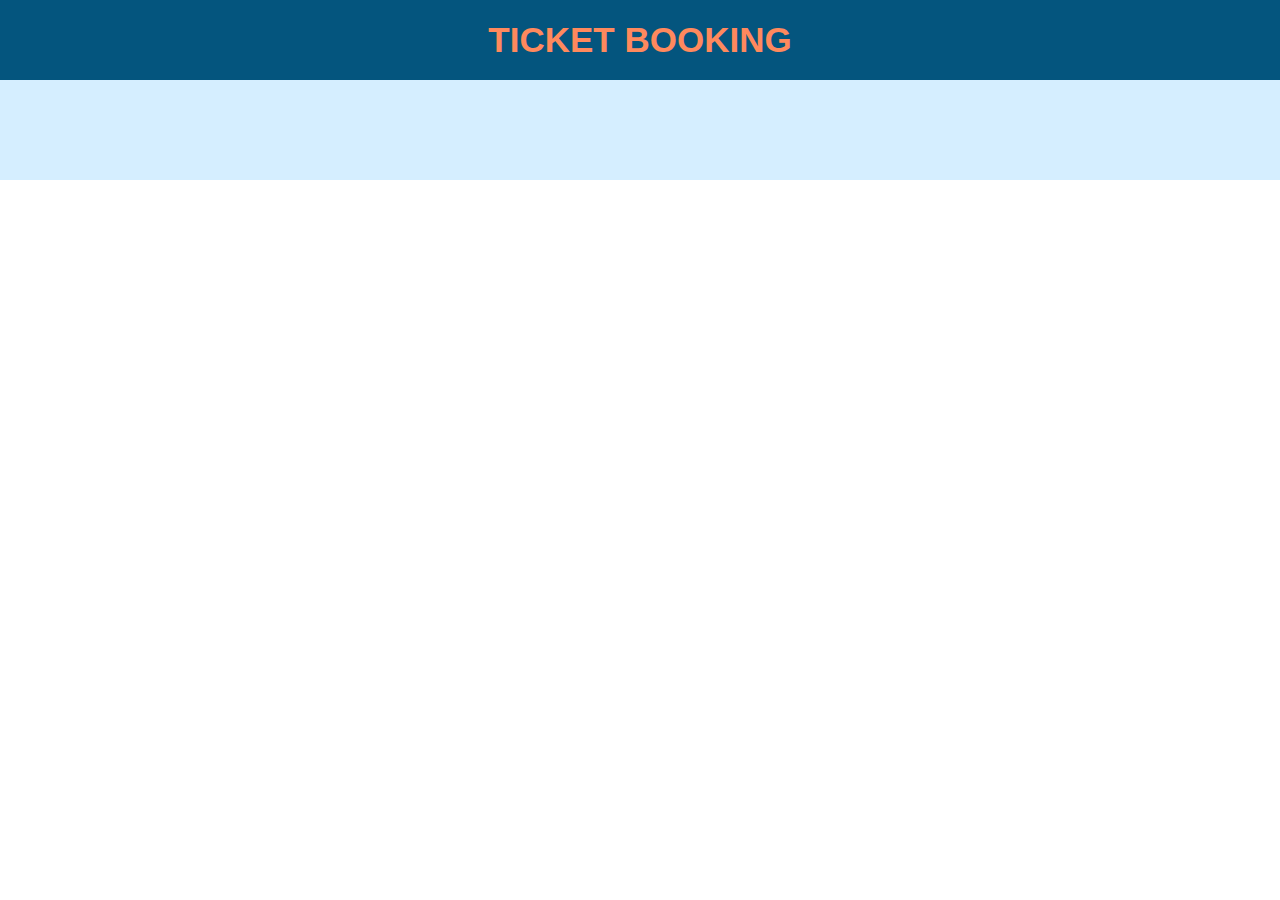
<file: f-t3/index.html>
<!DOCTYPE html>
<html lang="en">
<head>
    <meta charset="UTF-8">
    <meta name="viewport" content="width=device-width, initial-scale=1.0">
    <title>Document</title>
    <link rel="stylesheet" href="style.css">
</head>
<body>
    <nav>
        <h1>TICKET BOOKING</h1>
    </nav>
    <main>
    </main>
    <script src="script.js"></script>
</body>
</html>
</file>
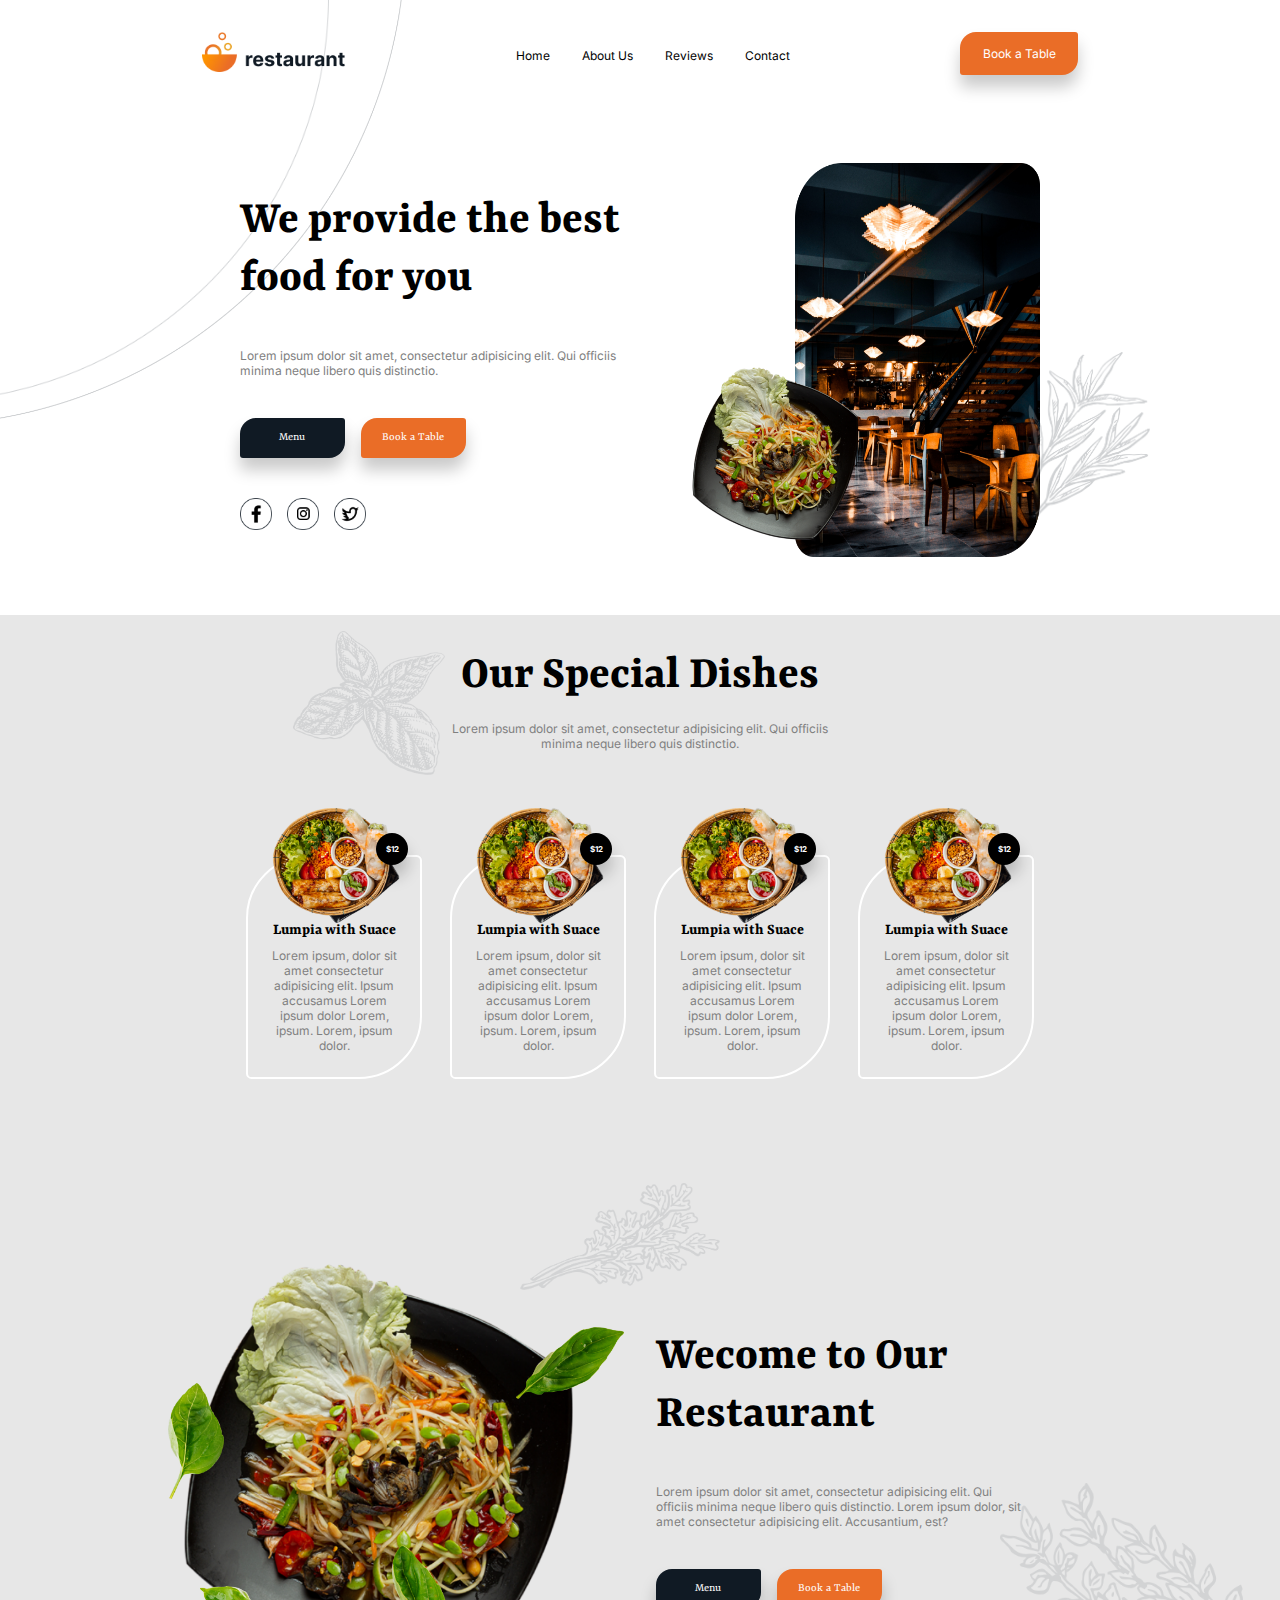
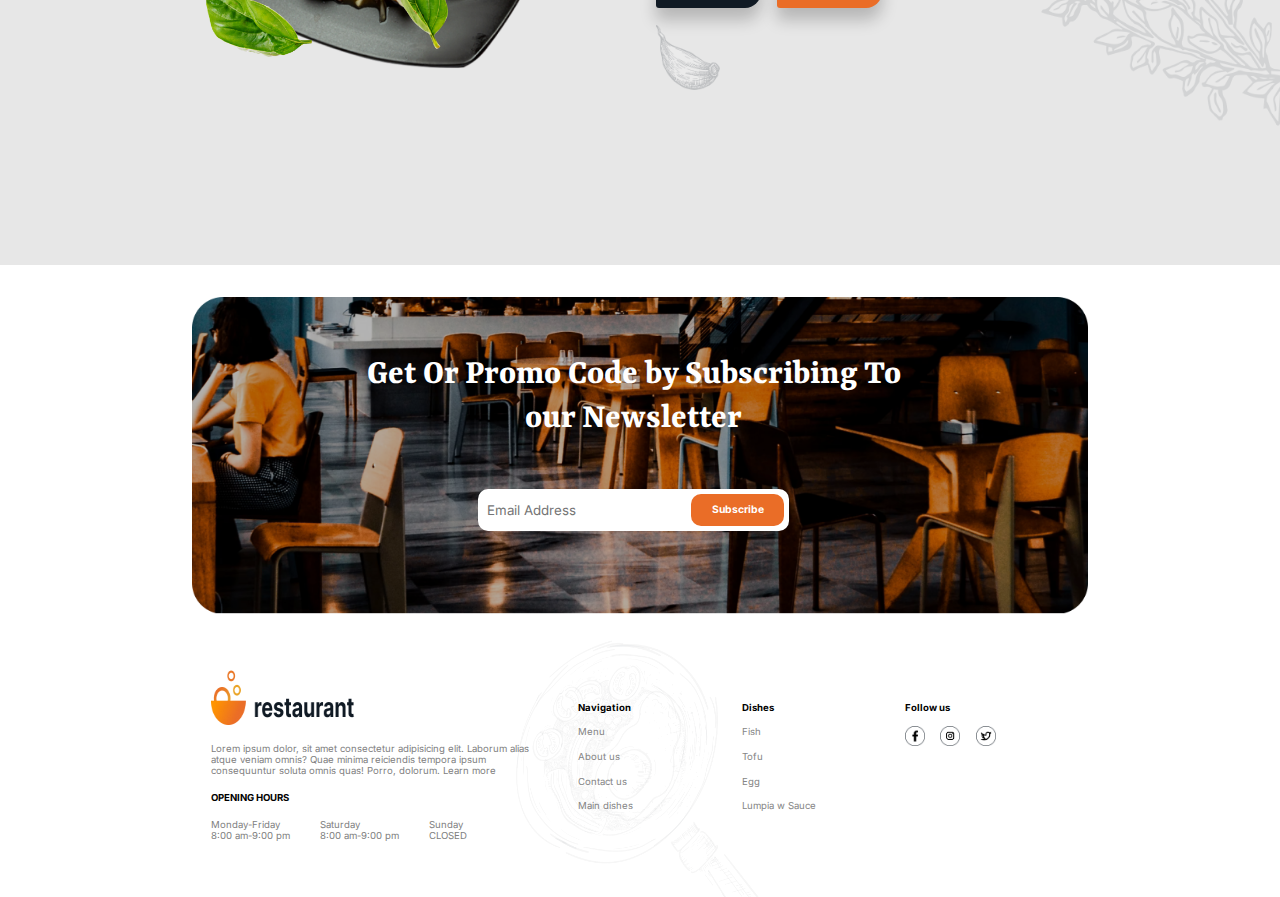
<file: f-t1/code/index.html>
<!DOCTYPE html>
<html lang="en">
  <head>
    <meta charset="UTF-8" />
    <meta name="viewport" content="width=device-width, initial-scale=1.0" />
    <title>Document</title>
    <link rel="preconnect" href="https://fonts.googleapis.com" />
    <link rel="preconnect" href="https://fonts.gstatic.com" crossorigin />
    <link
      href="https://fonts.googleapis.com/css2?family=Inter:wght@100..900&display=swap"
      rel="stylesheet"
    />
    <link rel="preconnect" href="https://fonts.googleapis.com" />
    <link rel="preconnect" href="https://fonts.gstatic.com" crossorigin />
    <link
      href="https://fonts.googleapis.com/css2?family=Yrsa:ital,wght@0,300..700;1,300..700&display=swap"
      rel="stylesheet"
    />
    <link rel="stylesheet" href="style.css" />
  </head>

  <body>
    <img class="e e1" src="ellipse1.png" alt="" />
    <img class="e e2" src="ellipse1.png" alt="" />
    <header>
      <div>
        <img class="logo" src="logo.png" />
      </div>
      <div class="list">
        <ul id="sidebar">
          <li onclick="hideSidebar()">
            <a href="#"
              ><svg
                xmlns="http://www.w3.org/2000/svg"
                height="26"
                viewBox="0 96 960 960"
                width="26"
              >
                <path
                  d="m249 849-42-42 231-231-231-231 42-42 231 231 231-231 42 42-231 231 231 231-42 42-231-231-231 231Z"
                /></svg></a>
          </li>

          <li><a href="index.html">Home</a></li>
          <li><a href="About.html">About Us</a></li>
          <li><a href="Reviews.html">Reviews</a></li>
          <li><a href="Contact.html">Contact</a></li>
        </ul>
        <ul>
          <li class="hideonmobile"><a href="index.html">Home</a></li>
          <li class="hideonmobile"><a href="About.html">About Us</a></li>
          <li class="hideonmobile"><a href="Reviews.html">Reviews</a></li>
          <li class="hideonmobile"><a href="Contact.html">Contact</a></li>
        </ul>
      </div>

      <div class="div flex">
        <button class="btn orange">Book a Table</button>
        <svg class="menu-button" style="padding-top:1rem;"
          onclick="showSidebar()"
          xmlns="http://www.w3.org/2000/svg"
          width="2.5rem"
          height="2.5rem"
          viewBox="0 0 8 8"
        >
          <path
            fill="currentColor"
            d="M0 1v1h8V1zm0 2.97v1h8v-1zm0 3v1h8v-1z"
          />
        </svg>
      </div>
    </header>

    <div class="flex page1">
      <div class="weprovide flex">
        <h1 class="yrsa">We provide the best food for you</h1>
        <p class="greylorem">
          Lorem ipsum dolor sit amet, consectetur adipisicing elit. Qui officiis
          minima neque libero quis distinctio.
        </p>
        <div class="buttons flex">
          <button class="btn blue yrsa small_btn">Menu</button>
          <button class="btn orange yrsa small_btn">Book a Table</button>
        </div>
        <div class="icons flex">
          <img src="fb.png" alt="" />
          <img src="ig.png" alt="" />
          <img src="twitter.png" alt="" />
        </div>
      </div>

      <div class="imgs1">
        <img src="img_1.png" alt="" />
        <img src="img_2.png" alt="" />
        <img src="img_3.png" alt="" />
      </div>
    </div>
    <div class="flex page2">
      <h1 class="yrsa"><img src="leaf.png" alt="" />Our Special Dishes</h1>
      <p class="greylorem" style="text-align: center">
        Lorem ipsum dolor sit amet, consectetur adipisicing elit. Qui officiis
        minima neque libero quis distinctio.
      </p>

      <div class="dishes flex">
        <div class="rectangle">
          <div class="img">
            <img src="dish1.png" alt="" />
            <div class="price"><b>$12</b></div>
          </div>
          <div class="text">
            <h2 class="yrsa">Lumpia with Suace</h2>

            <p class="greylorem">
              Lorem ipsum, dolor sit amet consectetur adipisicing elit. Ipsum
              accusamus Lorem ipsum dolor Lorem, ipsum. Lorem, ipsum dolor.
            </p>
          </div>
        </div>
        <div class="rectangle">
          <div class="img">
            <img src="dish1.png" alt="" />
            <div class="price"><b>$12</b></div>
          </div>
          <div class="text">
            <h2 class="yrsa">Lumpia with Suace</h2>

            <p class="greylorem">
              Lorem ipsum, dolor sit amet consectetur adipisicing elit. Ipsum
              accusamus Lorem ipsum dolor Lorem, ipsum. Lorem, ipsum dolor.
            </p>
          </div>
        </div>
        <div class="rectangle">
          <div class="img">
            <img src="dish1.png" alt="" />
            <div class="price"><b>$12</b></div>
          </div>
          <div class="text">
            <h2 class="yrsa">Lumpia with Suace</h2>

            <p class="greylorem">
              Lorem ipsum, dolor sit amet consectetur adipisicing elit. Ipsum
              accusamus Lorem ipsum dolor Lorem, ipsum. Lorem, ipsum dolor.
            </p>
          </div>
        </div>
        <div class="rectangle">
          <div class="img">
            <img src="dish1.png" alt="" />
            <div class="price"><b>$12</b></div>
          </div>
          <div class="text">
            <h2 class="yrsa">Lumpia with Suace</h2>

            <p class="greylorem">
              Lorem ipsum, dolor sit amet consectetur adipisicing elit. Ipsum
              accusamus Lorem ipsum dolor Lorem, ipsum. Lorem, ipsum dolor.
            </p>
          </div>
        </div>
      </div>
      <div class="page3 flex">
        <div class="imgs2">
          <img src="page3_img.png" alt="" />
          <img src="p3leaf-1.png" alt="" />
          <img src="p3leaf-2.png" alt="" />
          <img src="p3leaf-3.png" alt="" />
          <img src="p3leaf-4.png" alt="" />
          <img src="p3leaf-5.png" alt="" />
        </div>

        <div class="weprovide flex">
          <h1 class="yrsa">Wecome to Our Restaurant</h1>
          <p class="greylorem">
            Lorem ipsum dolor sit amet, consectetur adipisicing elit. Qui
            officiis minima neque libero quis distinctio. Lorem ipsum dolor, sit
            amet consectetur adipisicing elit. Accusantium, est?
          </p>
          <div class="buttons flex">
            <button class="btn blue yrsa small_btn">Menu</button>
            <img src="p3-2-img2.png" alt="" />
            <button class="btn orange yrsa small_btn">Book a Table</button>
          </div>
        </div>
      </div>

      <img src="p3-2-img1.png" alt="" />
    </div>
    <div class="flex page4">
      <div class="part1">
        <img src="p4img.png" alt="" />
        <div class="content flex">
          <h1 class="yrsa">
            Get Or Promo Code by Subscribing To our Newsletter
          </h1>
          <div class="signin flex">
            <input type="text" placeholder="Email Address" />
            <button class="orange">Subscribe</button>
          </div>
        </div>
      </div>
      <footer>
        <div class="footer">
          <div class="item1 flex">
            <div>
              <img class="logo" src="logo.png" width="198" height="55" />
            </div>
            <div class="greylorem">
              Lorem ipsum dolor, sit amet consectetur adipisicing elit. Laborum
              alias atque veniam omnis? Quae minima reiciendis tempora ipsum
              consequuntur soluta omnis quas! Porro, dolorum.
              <a class="greylorem">Learn more</a>
            </div>
            <div><b>OPENING HOURS</b></div>
            <div class="item2">
              <div class="line">
                <div class="greylorem">Monday-Friday</div>
                <div class="greylorem">8:00 am-9:00 pm</div>
              </div>
              <div class="line">
                <div class="greylorem">Saturday</div>
                <div class="greylorem">8:00 am-9:00 pm</div>
              </div>
              <div class="line">
                <div class="greylorem">Sunday</div>
                <div class="greylorem">CLOSED</div>
              </div>
            </div>
          </div>
          <div class="item2" id="grid">
            <div class="line line2">
              <h4>Navigation</h4>
              <a href="">Menu</a>
              <a href="">About us</a>
              <a href="">Contact us</a>
              <a href="">Main dishes</a>
            </div>
            <div class="line line2">
              <h4>Dishes</h4>
              <a href="">Fish</a>
              <a href="">Tofu</a>
              <a href="">Egg</a>
              <a href="">Lumpia w Sauce</a>
            </div>
            <div class="line line2">
              <h4>Follow us</h4>
              <div class="icons flex">
                <img class="icon_last" src="fb.png" alt="" />
                <img class="icon_last" src="ig.png" alt="" />
                <img class="icon_last" src="twitter.png" alt="" />
              </div>
            </div>
          </div>
        </div>
        <img src="pan.png" alt="" />
      </footer>
    </div>
    <script>
      function showSidebar() {
        const sidebar = document.querySelector("#sidebar");
        sidebar.style.display = "flex";
      }
      function hideSidebar() {
        const sidebar = document.querySelector("#sidebar");
        sidebar.style.display = "none";
      }
    </script>
  </body>
</html>
</file>
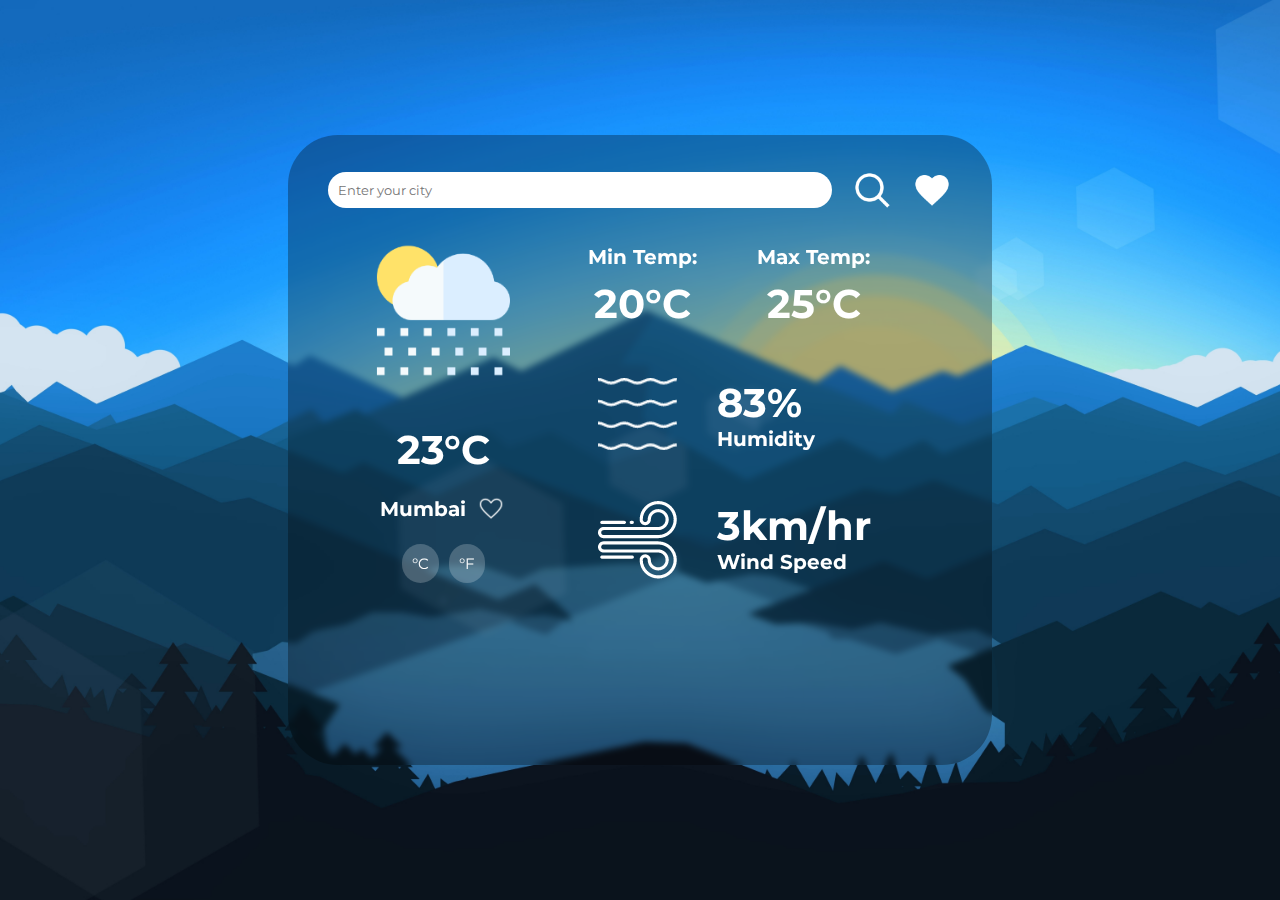
<file: f-t2/code/index.html>
<!DOCTYPE html>
<html lang="en">
  <head>
    <meta charset="UTF-8" />
    <meta name="viewport" content="width=device-width, initial-scale=1.0" />
    <title>Document</title>
    <link rel="preconnect" href="https://fonts.googleapis.com" />
    <link rel="preconnect" href="https://fonts.gstatic.com" crossorigin />
    <link
      href="https://fonts.googleapis.com/css2?family=Montserrat:ital,wght@0,100..900;1,100..900&display=swap"
      rel="stylesheet"
    />
    <link rel="stylesheet" href="style.css" />
  </head>

  <body>
    <div class="card">
      <header>
        <input
          class="header__searchbar"
          type="text"
          placeholder="Enter your city"
        />
        <img class="header__search" src="search.png" alt="" />
        <img class="header__fav" src="fav.png" alt="" />
      </header>
      <main>
        <div class="main__temp">
          <img src="rain.png" alt="" class="main__img" />
          <h1 class="main__temperature">23°C</h1>
          <div style="display: flex; gap: 1rem;align-items: center;">
            <h2 class="main__city">Mumbai</h2>
            <img class="favourite" src="favourite.png" alt="">
          </div>
          
          <div class="main__buttons">
            <button class="main__celc">°C</button>
            <button class="main__ferh">°F</button>
          </div>
        </div>
        <div class="main__weather">
          <div class="main__minmax">
            <div>
              <h2 >Min Temp:</h2>
              <h1 class="min">20°C</h1>
            </div>
            <div>
                <h2 >Max Temp:</h2>
                <h1 class="max">25°C</h1>
              </div>
          </div>
          <div class="main__box">
            <img src="humidity.png" alt="" class="img">
            <div class="flex">
              <h1 class="humid">83%</h1>
              <h2>Humidity</h2>
            </div>
          </div>
          <div class="main__box">
            <img src="wind.png" alt="" class="img_wind">
            <div class="flex">
              <h1 class="wind">3km/hr</h1>
              <h2>Wind Speed</h2>
            </div>
          </div>
        </div>
      </main>
      <section>
        <!-- <div class="section__card">
          <h1 class="section__city"></h1>
          <h1 class="section__temp"></h1>
        </div> -->
      </section>
    </div>

    <script src="script.js"></script>
  </body>
</html>
</file>
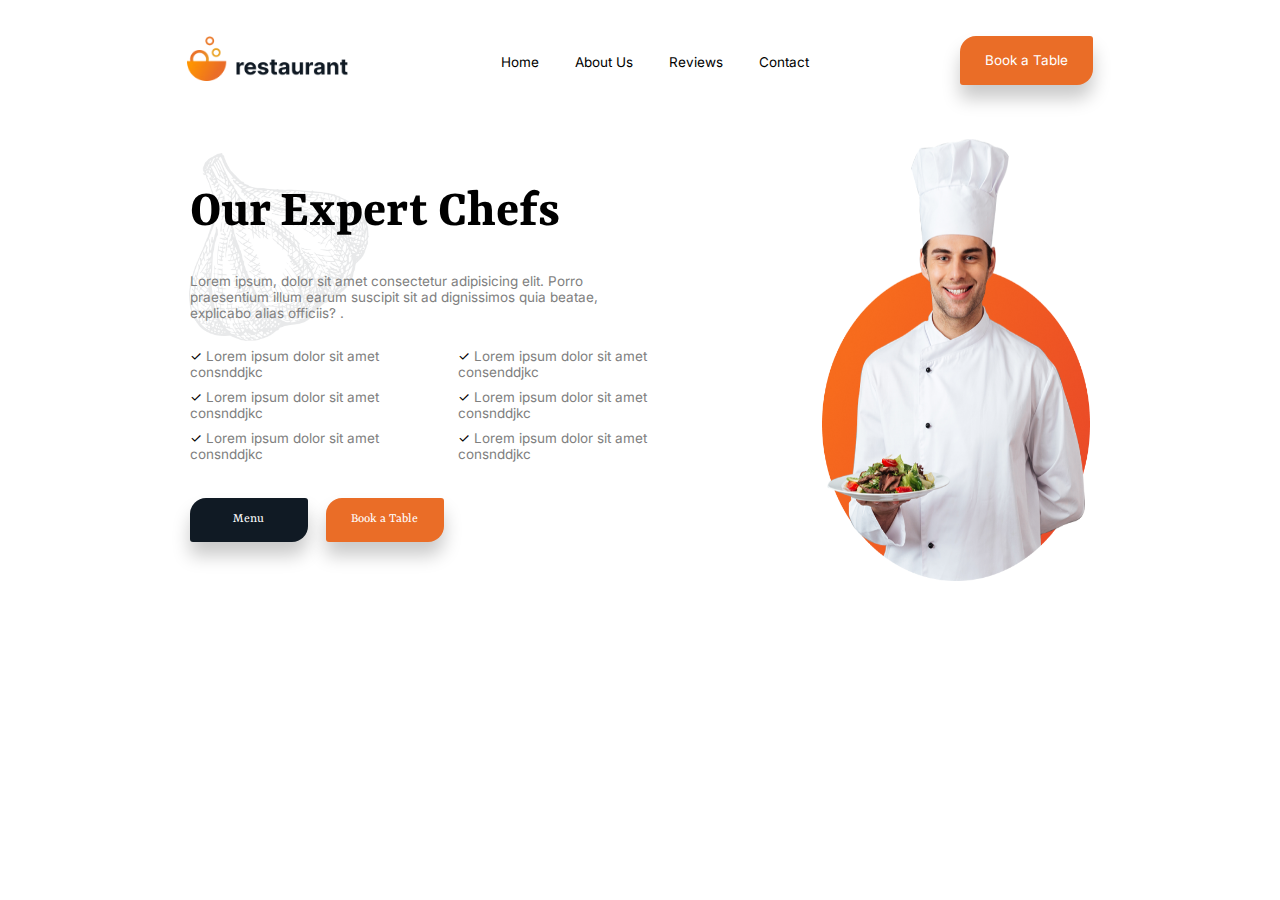
<file: f-t1/code/About.html>
<!DOCTYPE html>
<html lang="en">
  <head>
    <meta charset="UTF-8" />
    <meta name="viewport" content="width=device-width, initial-scale=1.0" />
    <title>Document</title>
    <link rel="stylesheet" href="style.css" />
    <link rel="stylesheet" href="about.css">
    <link rel="preconnect" href="https://fonts.googleapis.com" />
    <link rel="preconnect" href="https://fonts.gstatic.com" crossorigin />
    <link
      href="https://fonts.googleapis.com/css2?family=Inter:wght@100..900&display=swap"
      rel="stylesheet"
    />
    <link rel="preconnect" href="https://fonts.googleapis.com" />
    <link rel="preconnect" href="https://fonts.gstatic.com" crossorigin />
    <link
      href="https://fonts.googleapis.com/css2?family=Yrsa:ital,wght@0,300..700;1,300..700&display=swap"
      rel="stylesheet"
    />
  </head>

  <body>
    <img src="onion.png" alt="">
    <header>
      <div>
        <img class="logo" src="logo.png" />
      </div>
      <div class="list">
        <ul id="sidebar">
          <li onclick="hideSidebar()">
            <a href="#"
              ><svg
                xmlns="http://www.w3.org/2000/svg"
                height="26"
                viewBox="0 96 960 960"
                width="26"
              >
                <path
                  d="m249 849-42-42 231-231-231-231 42-42 231 231 231-231 42 42-231 231 231 231-42 42-231-231-231 231Z"
                /></svg></a>
          </li>

          <li><a href="index.html">Home</a></li>
          <li><a href="About.html">About Us</a></li>
          <li><a href="Reviews.html">Reviews</a></li>
          <li><a href="Contact.html">Contact</a></li>
        </ul>
        <ul>
          <li class="hideonmobile"><a href="index.html">Home</a></li>
          <li class="hideonmobile"><a href="About.html">About Us</a></li>
          <li class="hideonmobile"><a href="Reviews.html">Reviews</a></li>
          <li class="hideonmobile"><a href="Contact.html">Contact</a></li>
        </ul>
      </div>

      <div class="div flex">
        <button class="btn orange">Book a Table</button>
        <svg
          class="menu-button"
          style="padding-top: 1rem"
          onclick="showSidebar()"
          xmlns="http://www.w3.org/2000/svg"
          width="2.5rem"
          height="2.5rem"
          viewBox="0 0 8 8"
        >
          <path
            fill="currentColor"
            d="M0 1v1h8V1zm0 2.97v1h8v-1zm0 3v1h8v-1z"
          />
        </svg>
      </div>
    </header>
    <div class="flex page1 page">
      <div class="weprovide ourexpert flex">
        <h1 class="yrsa">Our Expert Chefs</h1>
        <p class="greylorem">
          Lorem ipsum, dolor sit amet consectetur adipisicing elit. Porro
          praesentium illum earum suscipit sit ad dignissimos quia beatae,
          explicabo alias officiis? .
        </p>
        <div class="flex point">
         <ul>
           <li class="greylorem">Lorem ipsum dolor sit amet consnddjkc</li>
           <li class="greylorem">Lorem ipsum dolor sit amet consnddjkc </li>
           <li class="greylorem">Lorem ipsum dolor sit amet consnddjkc</li>
         </ul>
         <ul>
           <li class="greylorem">Lorem ipsum dolor sit amet consenddjkc</li>
         <li class="greylorem">Lorem ipsum dolor sit amet consnddjkc</li>
         <li class="greylorem">Lorem ipsum dolor sit amet consnddjkc </li>
       </ul>
        </div>

        <div class="buttons flex">
          <button class="btn blue yrsa small_btn">Menu</button>
          <button class="btn orange yrsa small_btn">Book a Table</button>
        </div>
      </div>

      <div class="imgs1">
        <img src="chef.png" alt="">
      </div>
    </div>
    <script>
      function showSidebar() {
        const sidebar = document.querySelector("#sidebar");
        sidebar.style.display = "flex";
      }
      function hideSidebar() {
        const sidebar = document.querySelector("#sidebar");
        sidebar.style.display = "none";
      }
    </script>
  </body>
</html>
</file>
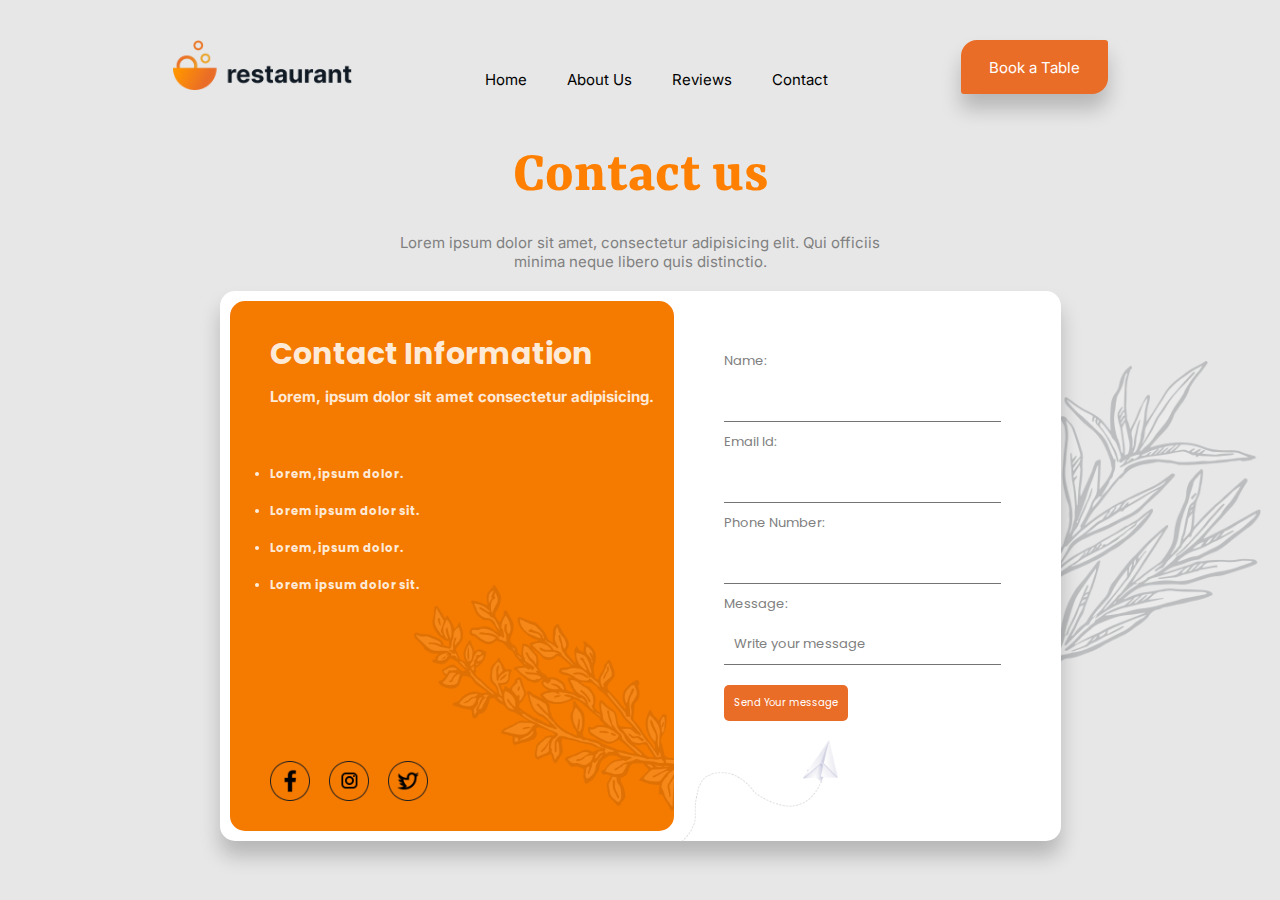
<file: f-t1/code/contact.html>
<!DOCTYPE html>
<html lang="en">

<head>
    <meta charset="UTF-8" />
    <meta name="viewport" content="width=device-width, initial-scale=1.0" />
    <title>Document</title>
    <link rel="preconnect" href="https://fonts.googleapis.com" />
    <link rel="preconnect" href="https://fonts.gstatic.com" crossorigin />
    <link href="https://fonts.googleapis.com/css2?family=Inter:wght@100..900&display=swap" rel="stylesheet" />
    <link rel="preconnect" href="https://fonts.googleapis.com" />
    <link rel="preconnect" href="https://fonts.gstatic.com" crossorigin />
    <link href="https://fonts.googleapis.com/css2?family=Yrsa:ital,wght@0,300..700;1,300..700&display=swap"
        rel="stylesheet" />
        <link rel="preconnect" href="https://fonts.googleapis.com">
<link rel="preconnect" href="https://fonts.gstatic.com" crossorigin>
<link href="https://fonts.googleapis.com/css2?family=Poppins:ital,wght@0,100;0,200;0,300;0,400;0,500;0,600;0,700;0,800;0,900;1,100;1,200;1,300;1,400;1,500;1,600;1,700;1,800;1,900&family=Yrsa:ital,wght@0,300..700;1,300..700&display=swap" rel="stylesheet">
    <link rel="stylesheet" href="style.css" />
    <link rel="stylesheet" href="reviews.css" />
    <link rel="stylesheet" href="contact.css">
</head>

<body>
    <header>
        <div>
            <img class="logo" src="logo.png" />
        </div>
        <div class="list">
            <ul id="sidebar">
                <li onclick="hideSidebar()">
                    <a href="#"><svg xmlns="http://www.w3.org/2000/svg" height="26" viewBox="0 96 960 960" width="26">
                            <path
                                d="m249 849-42-42 231-231-231-231 42-42 231 231 231-231 42 42-231 231 231 231-42 42-231-231-231 231Z" />
                        </svg></a>
                </li>

                <li><a href="index.html">Home</a></li>
                <li><a href="About.html">About Us</a></li>
                <li><a href="Reviews.html">Reviews</a></li>
                <li><a href="Contact.html">Contact</a></li>
            </ul>
            <ul>
                <li class="hideonmobile"><a href="index.html">Home</a></li>
                <li class="hideonmobile"><a href="About.html">About Us</a></li>
                <li class="hideonmobile"><a href="Reviews.html">Reviews</a></li>
                <li class="hideonmobile"><a href="Contact.html">Contact</a></li>
            </ul>
        </div>

        <div class="div flex">
            <button class="btn orange">Book a Table</button>
            <svg class="menu-button" style="padding-top: 1rem" onclick="showSidebar()"
                xmlns="http://www.w3.org/2000/svg" width="2.5rem" height="2.5rem" viewBox="0 0 8 8">
                <path fill="currentColor" d="M0 1v1h8V1zm0 2.97v1h8v-1zm0 3v1h8v-1z" />
            </svg>
        </div>
    </header>
    <div class="flex page">
        <h1 class="yrsa" style="color: rgb(255, 128, 0);">Contact us</h1>
        <p class="greylorem" style="text-align: center">
            Lorem ipsum dolor sit amet, consectetur adipisicing elit. Qui officiis
            minima neque libero quis distinctio.
        </p>
        <div class="main">
            <div class="contact flex">
                <div class="box1 flex">
                    <div class="head">
                        <h1 class="yrsa">Contact Information
                        
                        </h1>
                        <h2 style="padding-bottom: 2rem; padding-top: 1rem;">Lorem, ipsum dolor sit amet consectetur adipisicing.
                        </h2>
                    </div>
                    
                    <ul>
                        <h3><li>Lorem, ipsum dolor.</li></h3>
                        <h3><li>Lorem ipsum dolor sit.</li></h3>
                        <h3><li>Lorem, ipsum dolor.</li></h3>
                        <h3><li>Lorem ipsum dolor sit.</li></h3>
                    </ul>
                    <div class="icons flex">
                        <img class="icon_last" src="fb.png" alt="" />
                        <img class="icon_last" src="ig.png" alt="" />
                        <img class="icon_last" src="twitter.png" alt="" />
                      </div>
                      <img src="p3-2-img1.png" alt="">
                    
                </div>
                <div class="box2">
                    <form action="/action_page.php">
                        <label for="fname">Name:</label><br>
                        <input type="text" id="fname" name="name"><br>
                        <label for="lname">Email Id:</label><br>
                        <input type="email" id="email" name="email" ><br>
                        <label for="email">Phone Number:</label><br>
                        <input type="email"id="pno" name="pno" ><br>
                        <label for="message">Message:</label><br>
                        <input type="text" id="message" name="message" placeholder="Write your message"><br>
                        <input id="submit" class= "orange" type="submit" value="Send Your message" >
                      </form> 
                      <img src="arrow.png" alt="">
            </div>
    
        </div>
        <img id="big_image" src="img_3.png" alt="">
        </div>
        

    <script>
        function showSidebar() {
            const sidebar = document.querySelector("#sidebar");
            sidebar.style.display = "flex";
        }
        function hideSidebar() {
            const sidebar = document.querySelector("#sidebar");
            sidebar.style.display = "none";
        }
    </script>
</body>

</html>
</file>
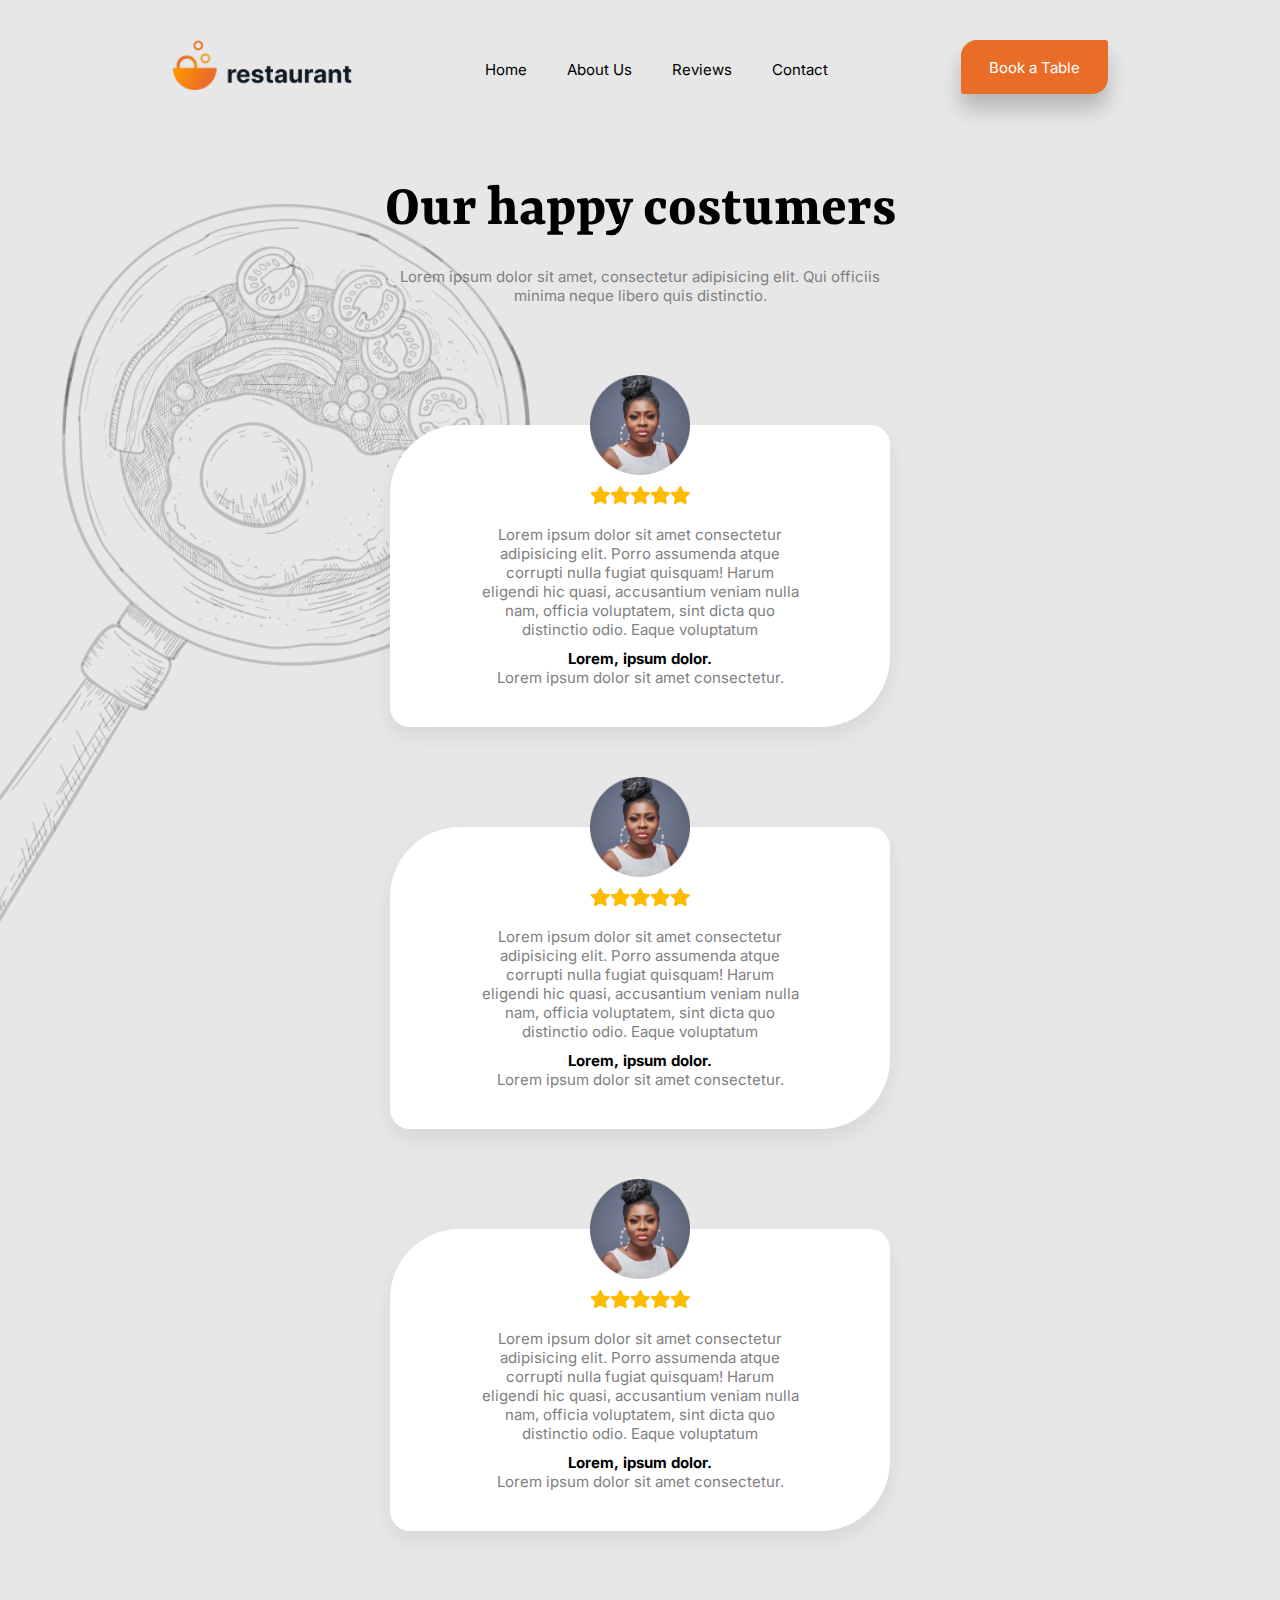
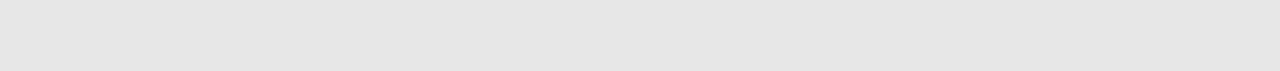
<file: f-t1/code/reviews.html>
<!DOCTYPE html>
<html lang="en">

<head>
    <meta charset="UTF-8" />
    <meta name="viewport" content="width=device-width, initial-scale=1.0" />
    <title>Document</title>
    <link rel="preconnect" href="https://fonts.googleapis.com" />
    <link rel="preconnect" href="https://fonts.gstatic.com" crossorigin />
    <link href="https://fonts.googleapis.com/css2?family=Inter:wght@100..900&display=swap" rel="stylesheet" />
    <link rel="preconnect" href="https://fonts.googleapis.com" />
    <link rel="preconnect" href="https://fonts.gstatic.com" crossorigin />
    <link href="https://fonts.googleapis.com/css2?family=Yrsa:ital,wght@0,300..700;1,300..700&display=swap"
        rel="stylesheet" />
    <link rel="stylesheet" href="style.css" />
    <link rel="stylesheet" href="reviews.css" />
</head>

<body>
    <header>
        <div>
            <img class="logo" src="logo.png" />
        </div>
        <div class="list">
            <ul id="sidebar">
                <li onclick="hideSidebar()">
                    <a href="#"><svg xmlns="http://www.w3.org/2000/svg" height="26" viewBox="0 96 960 960" width="26">
                            <path
                                d="m249 849-42-42 231-231-231-231 42-42 231 231 231-231 42 42-231 231 231 231-42 42-231-231-231 231Z" />
                        </svg></a>
                </li>

                <li><a href="index.html">Home</a></li>
                <li><a href="About.html">About Us</a></li>
                <li><a href="Reviews.html">Reviews</a></li>
                <li><a href="Contact.html">Contact</a></li>
            </ul>
            <ul>
                <li class="hideonmobile"><a href="index.html">Home</a></li>
                <li class="hideonmobile"><a href="About.html">About Us</a></li>
                <li class="hideonmobile"><a href="Reviews.html">Reviews</a></li>
                <li class="hideonmobile"><a href="Contact.html">Contact</a></li>
            </ul>
        </div>

        <div class="div flex">
            <button class="btn orange">Book a Table</button>
            <svg class="menu-button" style="padding-top: 1rem" onclick="showSidebar()"
                xmlns="http://www.w3.org/2000/svg" width="2.5rem" height="2.5rem" viewBox="0 0 8 8">
                <path fill="currentColor" d="M0 1v1h8V1zm0 2.97v1h8v-1zm0 3v1h8v-1z" />
            </svg>
        </div>
    </header>
    <div class="flex page">
        <h1 class="yrsa">Our happy costumers</h1>
        <p class="greylorem" style="text-align: center">
            Lorem ipsum dolor sit amet, consectetur adipisicing elit. Qui officiis
            minima neque libero quis distinctio.
        </p>

        <div class="reviews flex">
            <div class="rectangle2 flex">
                <img src="client.png" alt="">
                <div class="stars flex">
                    <img src="star.png" alt="" /><img src="star.png" alt="" /><img src="star.png" alt="" /><img
                        src="star.png" alt="" /><img src="star.png" alt="" />
                </div>
                <p class="greylorem">Lorem ipsum dolor sit amet consectetur adipisicing elit. Porro assumenda
                    atque corrupti nulla fugiat quisquam! Harum eligendi hic quasi,
                    accusantium veniam nulla nam, officia voluptatem, sint dicta quo
                    distinctio odio. Eaque voluptatum</p>
                <div style="font-size: 1.5rem;"><b>Lorem, ipsum dolor.</b>
                    <div class="greylorem">Lorem ipsum dolor sit amet consectetur.</div>
                </div>
            </div>
            <div class="rectangle2 flex">
                <img src="client.png" alt="">
                <div class="stars flex">
                    <img src="star.png" alt="" /><img src="star.png" alt="" /><img src="star.png" alt="" /><img
                        src="star.png" alt="" /><img src="star.png" alt="" />
                </div>
                <p class="greylorem">Lorem ipsum dolor sit amet consectetur adipisicing elit. Porro assumenda
                    atque corrupti nulla fugiat quisquam! Harum eligendi hic quasi,
                    accusantium veniam nulla nam, officia voluptatem, sint dicta quo
                    distinctio odio. Eaque voluptatum</p>
                <div style="font-size: 1.5rem;"><b>Lorem, ipsum dolor.</b>
                    <div class="greylorem">Lorem ipsum dolor sit amet consectetur.</div>
                </div>
            </div>
            <div class="rectangle2 flex">
                <img src="client.png" alt="">
                <div class="stars flex">
                    <img src="star.png" alt="" /><img src="star.png" alt="" /><img src="star.png" alt="" /><img
                        src="star.png" alt="" /><img src="star.png" alt="" />
                </div>
                <p class="greylorem">Lorem ipsum dolor sit amet consectetur adipisicing elit. Porro assumenda
                    atque corrupti nulla fugiat quisquam! Harum eligendi hic quasi,
                    accusantium veniam nulla nam, officia voluptatem, sint dicta quo
                    distinctio odio. Eaque voluptatum</p>
                <div style="font-size: 1.5rem;"><b>Lorem, ipsum dolor.</b>
                    <div class="greylorem">Lorem ipsum dolor sit amet consectetur.</div>
                </div>
            </div>
        </div>
        <img id="pan" src="pan2.png" alt="" />
    </div>
    </div>

    <script>
        function showSidebar() {
            const sidebar = document.querySelector("#sidebar");
            sidebar.style.display = "flex";
        }
        function hideSidebar() {
            const sidebar = document.querySelector("#sidebar");
            sidebar.style.display = "none";
        }
    </script>
</body>

</html>
</file>
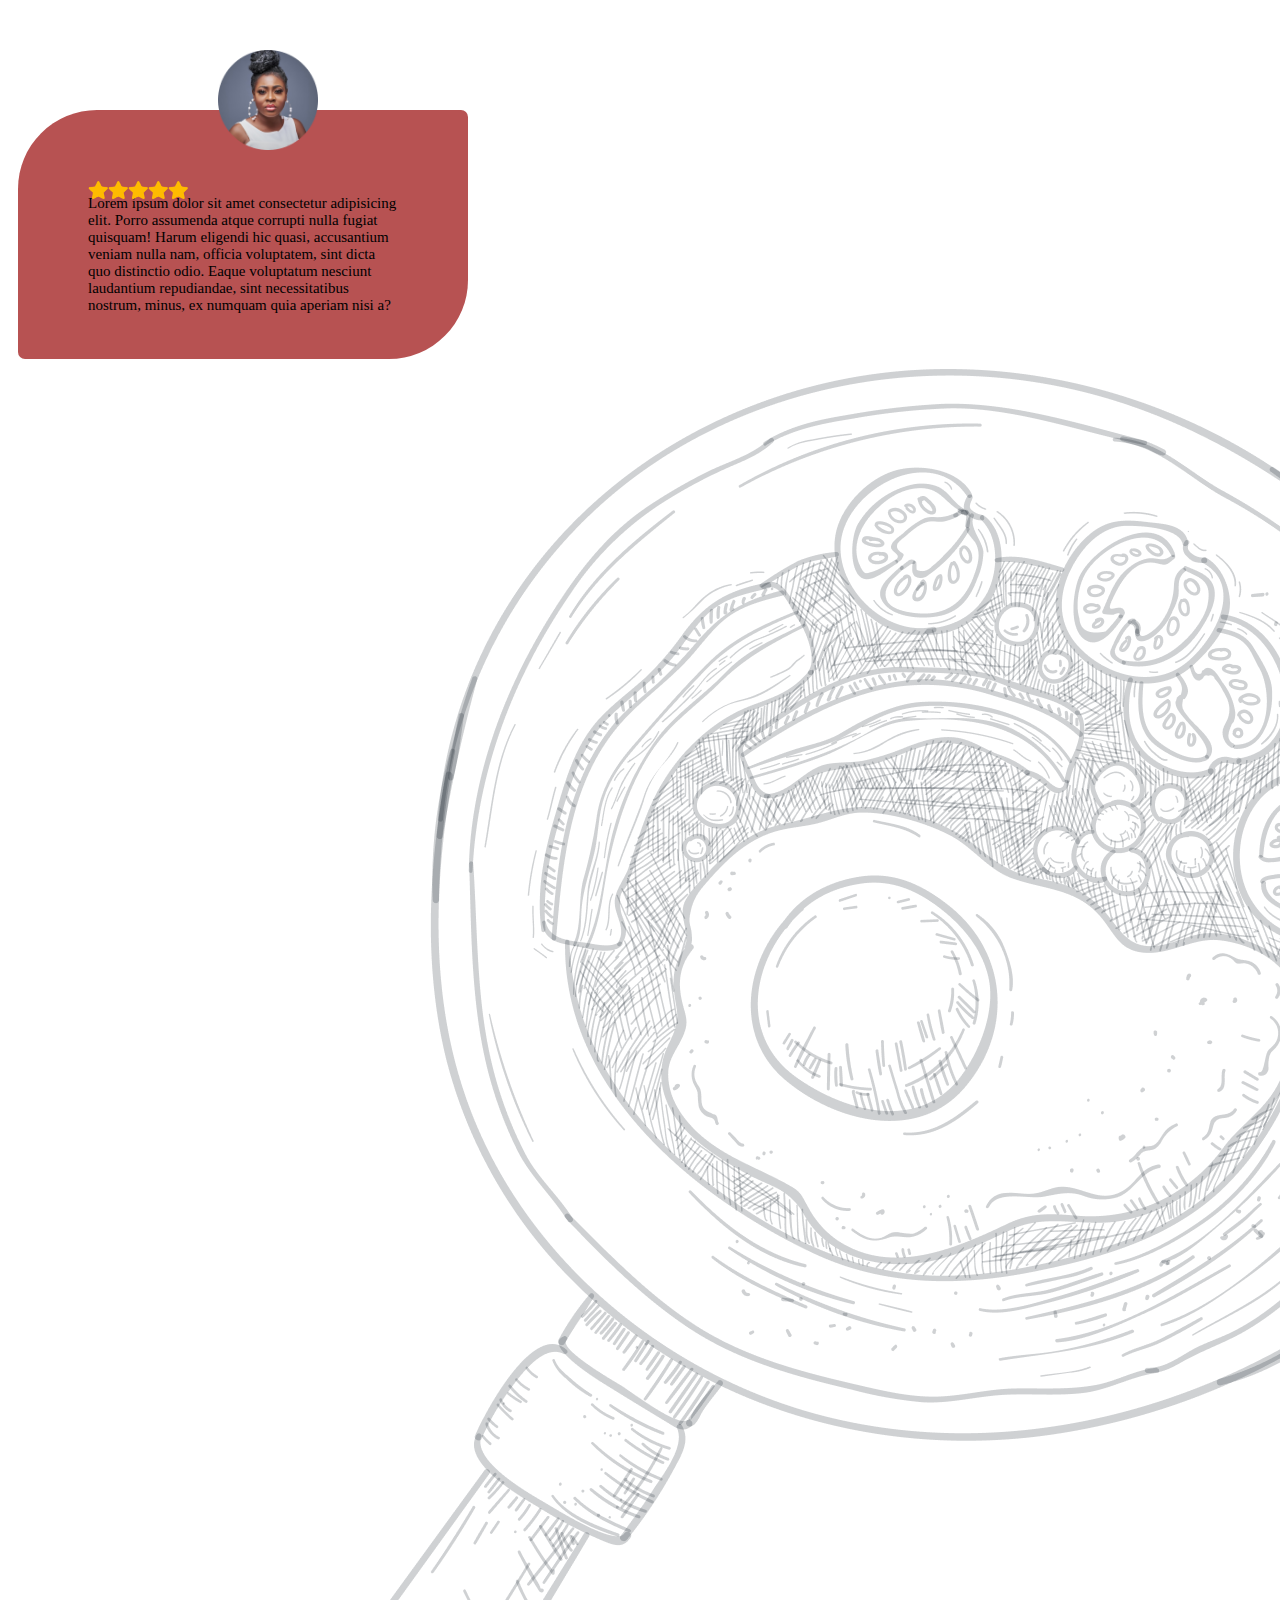
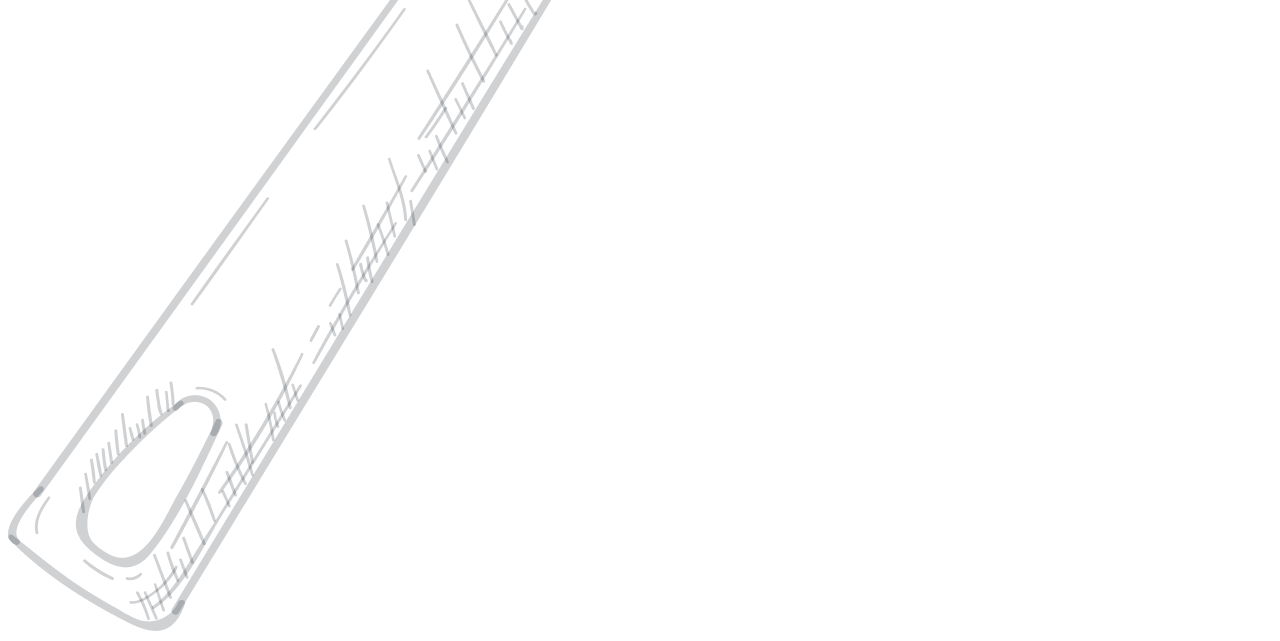
<file: f-t1/code/trial.html>
<!DOCTYPE html>
<html lang="en">
  <head>
    <meta charset="UTF-8" />
    <meta name="viewport" content="width=device-width, initial-scale=1.0" />
    <title>Document</title>
    <style>
        html{
            font-size: 10px;
        }
      .rectangle2 {
    box-sizing: border-box;
    width: 45rem;
    margin: 11rem 1rem 1rem 1rem;
    padding-top:0rem;
    padding:7rem 7rem 3rem 7rem;
    background-color: #b75252;
    border-radius: 7.9rem 0.7rem;
    position: relative;
  }
  .rectangle2 >img{
    position: absolute;
    width: 10rem;
    top: -6rem;
    left: 20rem;
  }
.stars img{
    width: 2rem;
}
  p{
font-size:1.5rem;
  }  
  .stars{
position: absolute;
  }

    </style>
  </head>
  <body>
    <div class="rectangle2">
        <img src="client.png" alt="">
        <div class="stars flex">
            <img src="star.png" alt="" /><img src="star.png" alt="" /><img src="star.png" alt="" /><img
                src="star.png" alt="" /><img src="star.png" alt="" />
        </div>
        <p>Lorem ipsum dolor sit amet consectetur adipisicing elit. Porro assumenda
        atque corrupti nulla fugiat quisquam! Harum eligendi hic quasi,
        accusantium veniam nulla nam, officia voluptatem, sint dicta quo
        distinctio odio. Eaque voluptatum nesciunt laudantium repudiandae, sint
        necessitatibus nostrum, minus, ex numquam quia aperiam nisi a?</p></div>
        <img src="pan2.png" alt="">
        
      
    </div>
  </body>
</html>
</file>
<file: f-t3/style.css>
html{
    font-size: 10px;
}
*{
    box-sizing: border-box;
    font-family:'Gill Sans', 'Gill Sans MT', Calibri, 'Trebuchet MS', sans-serif;
    padding: 0;
    margin: 0;
}
nav{
    background-color: #04557e;
    padding:2rem;
    text-align: center;
} 
nav h1{
    color:#ff895d;
    font-size: 3.5rem;
}
main{
    background-color: #d5eeff;
    padding: 5rem 10rem;
    display: flex;
    flex-direction: column;
    gap: 2rem;
}
.card{
    border-radius: 20px;
    width:75vw;
    margin: auto;
    background: linear-gradient(103.3deg, rgb(255, 97, 92) 7.7%, rgb(255, 146, 95) 90.8%);
    padding:1.5rem 3rem;
    transition: all 0.3s linear;
    display: flex;
    flex-direction: column;
    gap: 1.5rem;
}
.card:hover{
    transform: scale(1.01);
    background: linear-gradient(103.3deg, rgb(255, 91, 85) 7.7%, rgb(255, 141, 88) 90.8%);
}
.details{
    display: flex;
    gap: 10rem;
}
.tickets{
    display: flex;
    gap: 15rem;
}
.card button{
    width: 10rem;
    padding:1rem 1rem;
    background-color: #04557e;
    border: 0px;
    color: white;
    font-family:'Gill Sans', 'Gill Sans MT', Calibri, 'Trebuchet MS', sans-serif;
    border-radius: 10px;
    cursor: pointer;
    transition: all 0.1s linear;
    font-size: 1.5rem;
}
.card button:hover{
    background-color: #066b9d;
}
.card h1{
    color: #ffffff;
}
.card h2{
    color: #ffe9e9d6;
}
.details h2,.tickets h2{
    color: #ffffff;
}
@media only screen and (max-width:1100px){
    html{
        font-size: 8px;
    }
}
@media only screen and (max-width:800px){
    html{
        font-size: 6px;
    }
}
@media only screen and (max-width:600px){
    html{
        font-size: 4.5px;
    }
    .card{
        width: 90vw;
    }
}
@media only screen and (max-width:400px){
    html{
        font-size: 3.5px;
    }
}
</file>
<file: f-t1/code/style.css>
* {
  padding: 0;
  margin: 0;
  font-family: "Inter";
}

html {
  font-size: 10px;
}
.yrsa {
  font-family: "Yrsa";
}
header {
  display: flex;
  justify-content: space-evenly;
  padding: 4rem;
  position: relative;
  z-index: 1;
}
.e {
  position: absolute;
}
.e1 {
  width: 44.7rem;
  top: -3.6rem;
  left: -3.6rem;
}
.e2 {
  left: -3.2rem;
  width: 54rem;
  top: -11.7rem;
}
.logo {
  width: 18rem;
}
.list ul {
  display: flex;
  list-style: none;
  gap: 4rem;
  justify-content: center;
  align-items: center;
  padding-top: 2rem;
}
#sidebar {
  box-sizing: border-box;
  padding: 5rem 5rem;
  position: fixed;
  top: 0;
  right: 0;
  height: 100vh;
  width: 25rem;
  background-color: rgba(255, 255, 255, 0.15);
  backdrop-filter: blur(12px);
  box-shadow: -10px 0 10px rgba(0, 0, 0, 0.1);
  list-style: none;
  display: none;
  flex-direction: column;
  align-items: flex-start;
  justify-content: flex-start;
  z-index: 5;
}
.sidebar li {
  width: 100%;
}
.sidebar a {
  width: 100%;
}
.list ul li a {
  text-decoration: none;
  color: black;
  font-size: 1.5rem;
}
.list ul li a:active ,
.list ul li a:hover {
  text-decoration: underline;
  font-weight: bold;
}
.btn {
  width: 14.7rem;
  height: 5.4rem;
  border: 0px;
  border-radius: 16px 3px;
  box-shadow: 0px 1.5rem 2rem #00000036;
  cursor: pointer;
  font-size: 1.5rem;
}
.orange {
  background-color: #ea6d27;
  color: white;
}
.orange:hover {
  background-color: #d66523;
}
.blue {
  background-color: #101a24;
  color: white;
}
.blue:hover {
  background-color: #222e38;
}
.small_btn {
  width: 13.1rem;
  height: 4.9rem;
  font-size: 1.5rem;
}
.flex {
  display: flex;
  position: relative;
}
.page1 {
  justify-content: center;
  padding: 2rem 0px;
  margin: 5rem auto;
  max-width: 100rem;
}
.weprovide {
  margin: auto;
  text-align: left;
  flex-direction: column;
  gap: 5rem;
  padding-right: 12rem;
}
.weprovide > :first-child {
  font-size: 6rem;
}
.greylorem {
  max-width: 50rem;
  color: gray;
  font-size: 1.5rem;
}
.buttons {
  gap: 2rem;
  position: relative;
}
.imgs1 :first-child {
  width: 40.6rem;
  height: 59.2rem;
  position: relative;
  z-index: 0;
}
.icons {
  gap: 1.9rem;
}
.icons > * {
  width: 4rem;
  cursor: pointer;
}
.imgs1,
.imgs2 {
  position: relative;
}

.imgs1 :nth-child(2) {
  position: absolute;
  width: 28.5rem;
  bottom: 1.3rem;
  left: -14.2rem;
  z-index: 0;
}
.imgs1 :nth-child(3) {
  position: absolute;
  width: 20.4rem;
  z-index: -2;
  bottom: 2rem;
  left: 36rem;
}

.page2 {
  box-sizing: border-box;
  padding: 4rem 0rem;
  background-color: rgb(231, 231, 231);
  flex-direction: column;
  margin: auto;
  justify-content: center;
  align-items: center;
  gap: 2rem;
  position: relative;
}
h1 {
  position: relative;
  font-size: 6rem;
}
h1 img {
  position: absolute;
  width: 19rem;
  left: -21rem;
  top: -2rem;
}
.dishes {
  gap: 1.5rem;
}
.rectangle {
  box-sizing: border-box;
  margin: 11rem 1rem 1rem 1rem;
  padding: 2rem 3rem;
  width: 22rem;
  height: 28rem;
  border: 0.3rem solid white;
  border-radius: 7.9rem 0.7rem;
  position: relative;
  transition:background-color 0.2s ease-in ;
}
.rectangle:hover{
  background-color: #fff;
}
.price {
  height: 4rem;
  width: 4rem;
  background-color: black;
  color: #ffffff;
  border-radius: 10rem;
  display: flex;
  justify-content: center;
  align-items: center;
  position: absolute;
  top: -3rem;
  left: 16rem;
  /* z-index:3; */
  box-shadow: 0px 1.5rem 2rem #00000036;
}
.img img {
  position: relative;
  top: -9rem;
  width: 16rem;
  left: 0rem;
}
.text {
  position: absolute;
  bottom: 3rem;
  left: 0rem;
  padding: 0rem 2rem;
}
.text :nth-child(1) {
  font-size: 2rem;
  margin: 1rem 0rem;
  text-align: center;
}
.text :nth-child(2) {
  text-align: center;
}

.page3 {
  box-sizing: border-box;
  padding: 10rem 0rem;
  max-width: 120rem;
  margin: 10rem auto;
  justify-content: center;
  align-items: center;
  gap: 7rem;
}

.imgs2 :nth-child(1) {
  position: relative;
  width: 55rem;
}
.imgs2 :nth-child(2) {
  position: absolute;
  width: 7rem;
  top: 15rem;
  left: 1rem;
}
.imgs2 :nth-child(3) {
  position: absolute;
  width: 14rem;
  bottom: 2rem;
  left: 5rem;
}
.imgs2 :nth-child(4) {
  position: absolute;
  width: 13.5rem;
  top: 8rem;
  right: -3rem;
}
.imgs2 :nth-child(5) {
  right: 19rem;
  position: absolute;
  width: 7rem;
  bottom: 3rem;
}
.imgs2 :nth-child(6) {
  position: absolute;
  width: 25rem;
  top: -10rem;
  left: 45rem;
}
.buttons img {
  position: absolute;
  width: 8rem;
  top: 7rem;
  right: 38rem;
}
.page2 >:last-child {
  position: absolute;
  width: 35rem;
  right: 0;
  bottom: 16rem;
}

.page4 {
  position: relative;
  margin-top: 4rem;
  flex-direction: column;
  justify-content: center;
  align-items: center;
}

.part1 > img {
  position: relative;
  max-width: 70vw;
  display: block;
  margin: auto;
}
.content {
  flex-direction: column;
  position: absolute;
  justify-content: center;
  align-items: center;
  z-index: 5;
  top: 0;
  left: 27%;
  max-width: 45vw;
  margin: 7rem auto;
  gap: 6rem;
}
.content h1 {
  color: white;
  font-size: 4.5rem;
  text-align: center;
}
.signin {
  gap: 1rem;
  padding: 0.6rem;
  background-color: white;
  box-sizing: border-box;
  border-radius: 10px;
}
.signin :first-child {
  width: 25rem;
  border: 0px;
  box-sizing: border-box;
  padding: 0rem 0.5rem;
}
.signin :last-child {
  width: 11.7rem;
  height: 4rem;
  border: 0px;
  border-radius: 10px;
  cursor: pointer;
  font-size: 1.3rem;
  font-weight: bold;
}
footer {
  position: relative;
}
.footer {
  display: grid;
  grid-template-columns: 2fr 3fr;
  gap: 5rem;
  max-width: 67vw;
  margin: 7rem auto;
}
footer > img {
  width: 65rem;
  position: absolute;
  bottom: 0;
  left: 27rem;
}
.item1 {
  gap: 2rem;
  flex-direction: column;
}
.item2 {
  display: grid;
  grid-template-columns: 1fr 1fr 1fr;
}
.line {
  display: flex;
  flex-direction: column;
}
#grid {
  padding-top: 4rem;
}
.line2 {
  gap: 1.7rem;
}
.line a {
  text-decoration: none;
  color: rgb(133, 133, 133);
  font-size: 1.2rem;
}
.line *,
.item1 * {
  font-size: 1.2rem;
}
.icon_last {
  width: 2.5rem;
}
.menu-button {
  display: none;
}

@media only screen and (max-width: 1300px) {
  html {
    font-size: 8px;
  }
  .imgs1 :first-child {
    width: 30.6rem;
    height: 49.2rem;
  }
  .imgs1 :nth-child(2) {
    width: 23.5rem;
  }
  .imgs1 :nth-child(3) {
    width: 15.4rem;
    z-index: 0;
    right: 10rem;
    bottom: 5rem;
    left: 29rem;
  }
}
@media only screen and (max-width: 1100px) {
  html {
    font-size: 7px;
  }
}
@media only screen and (max-width: 900px) {
  html {
    font-size: 6px;
  }
  .content h1 {
    color: white;
    font-size: 3rem;
    text-align: center;
  }
  .content {
    gap: 3rem;
  }
  .weprovide {
    margin: auto;
    text-align: left;
    flex-direction: column;
    gap: 5.5rem;
    padding-right: 6rem;
  }
}
@media only screen and (max-width: 770px) {
  html,
  body {
    width: 100%;
    height: 100%;
    margin: 0px;
    padding: 0px;
    overflow-x: hidden;
    font-size: 7px;
  }
  .hideonmobile {
    display: none;
  }
  .page1 {
    position: relative;
    flex-direction: column;
    justify-content: center;
    align-items: center;
    max-width: 80vw;
    padding: 5rem 5rem;
    margin: auto;
    gap: 3rem;
  }
  .weprovide {
    margin: auto;
    text-align: center;
    flex-direction: column;
    gap: 5.5rem;
    justify-content: center;
    align-items: center;
    padding-right: 0;
  }
  .imgs1 :first-child {
    width: 26.6rem;
    height: 40.2rem;
    position: relative;
    z-index: 0;
  }
  .imgs1 :nth-child(2) {
    position: absolute;
    width: 18.5rem;
    bottom: 1.3rem;
    left: -10.2rem;
    z-index: 3;
  }
  .imgs1 :nth-child(3) {
    position: absolute;
    width: 12.4rem;
    z-index: 0;
    bottom: 2rem;
    left: 25rem;
  }
  .dishes {
    flex-direction: column;
    gap: 1.5rem;
  }
  .page3 {
    box-sizing: border-box;
    padding: 0rem 0rem;
    max-width: 120rem;
    margin: 1rem auto;
    justify-content: center;
    align-items: center;
    gap: 7rem;
    flex-direction: column;
  }
  .imgs2 :nth-child(1) {
    position: relative;
    width: 40rem;
  }
  .imgs2 :nth-child(2) {
    position: absolute;
    width: 5rem;
    top: 15rem;
    left: 1rem;
  }
  .imgs2 :nth-child(3) {
    position: absolute;
    width: 10rem;
    bottom: 2rem;
    left: 5rem;
  }
  .imgs2 :nth-child(4) {
    position: absolute;
    width: 10rem;
    top: 8rem;
    right: -3rem;
  }
  .imgs2 :nth-child(5) {
    right: 19rem;
    position: absolute;
    width: 5rem;
    bottom: 3rem;
  }
  .imgs2 :nth-child(6) {
    position: absolute;
    width: 17rem;
    top: -8rem;
    left: 30rem;
  }
  .buttons img {
    position: absolute;
    width: 7rem;
    top: 2rem;
    right: 27rem;
  }
  .page2 > :last-child {
    position: absolute;
    width: 33rem;
    right: 0;
    bottom: 16rem;
  }
  .hideOnMobile {
    display: none;
  }
  .menu-button {
    display: block;
  }
  .div {
    gap: 2rem;
  }
  .content {
    margin: 3rem auto;
    max-width: 60vw;
    left: 20%;
  }
}
@media only screen and (max-width: 600px) {
  html {
    font-size: 5px;
  }
  .footer {
    display: flex;
    flex-direction: column;
    gap: 3rem;
    max-width:80vw;
  }
  .item1 ,.item2{
    width: 70vw;
  }
  footer > img {
    width: 65rem;
    position: absolute;
    bottom: 0;
    left: -7rem;
}
.logo{
  width: 25rem;
}
}
</file>
<file: f-t2/code/style.css>
html{
  font-family: 'Montserrat';
  font-size: 10px;
  color: white;
}
*{
  box-sizing: border-box;
  padding: 0;
  margin: 0;
}
body {
  display: flex;
  justify-content: center;
  align-items: center;
    background-image: url("bg.jpg");
    height:100vh;
  position: relative;
  background-repeat: no-repeat;
  background-size: cover; 
  background-position: center;
  }

.card{
  box-sizing: border-box;
  padding:3rem ;
  background-color: #0000004e;
  height:70vh ;
  width:55vw;
  backdrop-filter: blur(3px);
  border-radius: 50px;
}
header{
  width: 100%;
  height: 5rem;
  justify-content: space-around;
  display: flex;
  align-items: center;
}
header >*{
margin: 0 1rem;
}
.header__searchbar{
  font-family: 'Montserrat';
  width: 70rem;
  border-radius: 20px;
  border: 0;
  padding: 1rem;
}
.header__search,.header__fav{
  width: 4rem;
  cursor: pointer;
}
main{
  display: flex;
  padding: 0 3rem;
  gap:5rem;
  /* display: none ; */
}
h1{
  font-size: 4rem;
}
h2{
  font-size: 2rem;
}
.main__temp{
  display: flex;
  flex-direction: column;
  align-items: center;
  gap: 2rem;
}
.main__img{
  width: 19rem;
}
.main__buttons{
  display: flex;
  gap: 1rem;
}
.main__celc,.main__ferh{
  font-family: 'Montserrat';
  background-color: #ffffff36;
  border: 0;
  color: white;
  border-radius:20px;
  padding: 1rem;
  font-size: 1.5rem;
  cursor: pointer;
}

.main__weather{
  padding-top: 3rem;
  display: flex;
  flex-direction: column;
  gap:5rem;
}
.main__minmax{
display: flex;
gap: 6rem;
justify-content: start;
}
.main__minmax div{
  text-align: center;
  display: flex;
  flex-direction: column;
  gap: 1rem;
}
.main__details{
  display: flex;
  gap: 5rem;
}
.main__box{
  display:flex;
  gap:4rem;
  padding-left: 1rem;
}
.flex{
  display: flex;
  flex-direction: column;
}
.favourite{
  width:3rem;
  cursor: pointer;
}

section{
  height: 50vh;
  padding:5rem;
  flex-direction: column;
  gap: 2rem;
  display: none;
 overflow-y: scroll;
}
.section__card{
  padding: 1rem 4rem;
  display: flex;
  gap: 1rem;
  border: 1px solid rgba(255, 255, 255, 0.273);
  border-radius: 35px;
  justify-content: space-between;
}





  @media only screen and (max-width:1200px){
    .card{
      width: 80vw;
    }
  }


  @media only screen and (max-width:1100px){
    html{
      font-size: 9px;
    }
    main{
      flex-direction: column;
      gap: 1rem;
    }
    .main__weather{
      text-align: center;
      align-items: center;
    }
  }


  @media only screen and (max-width:800px){
    html{
      font-size:8px;
    }
    .card{
      height: 80vh;
    }
    main{
      flex-direction: column;
      gap: 1rem;
    }
    section{
      height: 70vh;
    }
    .main__weather{
      text-align: center;
      align-items: center;
    }
}

@media only screen and (max-width:530px){
  html{
    font-size: 6px;
  }
  .card{
    width: 80vw;
    padding: 5rem;
    gap: 3rem;
  }
}
 
@media only screen and (max-width:390px){
  html{
    font-size: 4px;
  }
  .card{
    width: 80vw;
    padding: 5rem;
  }
}

 @media only screen and (max-height:600px){
  .card{
    width: 65vw;
  }
main{
  flex-direction:row;
}

}
@media only screen and (max-height:720px){
  /* .card{
    width: 65vw;
  }
main{
  flex-direction:row;
} */
 html{
  font-size: 5px;
 }

}
</file>
<file: f-t1/code/about.css>
html{
    font-size: 10px;
}
body{
  position: relative;
}
body >img {
  position: absolute;
  width: 20rem;
  top: 17rem;
  left: 21rem;
}
.ourexpert {
  margin: auto;
  text-align: left;
  flex-direction: column;
  gap: 3rem;
  /* padding-right: 12rem; */
}
.ourexpert > :first-child {
  font-size: 6rem;
}

.page {
  justify-content: center;
  padding: 2rem 58px;
  margin: 0rem auto;
  max-width: 100rem;
}
.point{
  gap: 3rem;
}
.point ul li{
  list-style: none;
  margin-bottom: 1rem;
}
.point ul li::before {
content: '✓ ';
color: rgb(0, 0, 0);
}

@media only screen and (max-width:1300px){
  html{
    font-size: 9px;
  }
}
@media only screen and (max-width:1100px) {
    html{
        font-size:8px;
    }
  .ourexpert {
    margin: auto;
    text-align: center;
    flex-direction: column;
    gap:3rem;
    justify-content: center;
    /* align-items: center; */
    /* padding-right: 0; */
  }
  body >img {
    position: absolute;
    width: 18rem;
    top: 16rem;
    left: 11rem;
}
}
@media only screen and (max-width:900px){
  html{
    font-size:7px;
}
.greylorem {
  max-width:60rem;
  color: gray;
  font-size: 1.5rem;
}
body >img {
  position: absolute;
  width: 12rem;
  top: 16rem;
  left: 11rem;
}
.logo{
  width: 23rem;
}
}
</file>
<file: f-t1/code/reviews.css>
html{
  font-size: 10px;
}
body{
  background-color: rgb(231, 231, 231);
  position: relative;
}
.page {
  box-sizing: border-box;
  padding: 4rem 0rem;
  background-color: rgb(231, 231, 231);
  flex-direction: column;
  margin: auto;
  justify-content: center;
  align-items: center;
  gap: 2rem;
  position: relative;
}
.reviews {
  position: relative;
  flex-direction: column;
    gap:10rem;
    margin: 10rem;
  }
  #pan {
    position: absolute;
    width: 65rem;
    top: 7rem;
    left: -12rem;
    z-index:0;
}
.rectangle2 {
  flex-direction: column;
  box-shadow: 0px 10px 20px 0px rgba(0, 0, 0, 0.071);
  gap:1rem;
box-sizing: border-box;
width: 50rem;;
/* margin: 11rem 1rem 1rem 1rem; */
padding-top:0rem;
padding:10rem 9rem 4rem 9rem;
background-color: #ffffff;
border-radius: 7rem 2rem;
position: relative;
z-index: 1;
}
.rectangle2 *{
  text-align: center;
}
.rectangle2 >img{
position: absolute;
width: 10rem;
top: -5rem;
left: 20rem;
}
.stars img{
width: 2rem;
}  

.stars {
  left: 20rem;
  position: absolute;
  top: 6rem;
}

@media only screen and (max-width:1100px) {
    html{
        font-size:9px;
    }
}
@media only screen and (max-width:900px){
  html{
    font-size:8px;
}

}
@media only screen and (max-width:600px){
  html{
    font-size:6px;
}
.logo{
  width: 23rem;
}
}
</file>
<file: f-t1/code/contact.css>
body {
  background-color: rgb(231, 231, 231);
  position: relative;
  font-family: "Poppins";
}
#big_image {
    position: absolute;
    z-index: 0;
    width: 27rem;
    top: 7rem;
    right: -23rem;
}
.page {
  padding: 0rem 0rem;
}
.box1 {
  position: relative;
  font-family: "Poppins";
  border-radius: 15px;
  max-width: 40vw;
  box-sizing: border-box;
  padding: 3rem 2rem 8rem 4rem;
  gap: 3rem;
  flex-direction: column;
  background-color: rgb(245, 122, 0);
  color: rgba(255, 255, 255, 0.862);
}
.box1 > :last-child {
  position: absolute;
  width: 26rem;
  bottom: 1rem;
  right: 0rem;
}
.main {
  position: relative;
}
.contact {
  max-width: 80vw;
  background-color: #fff;
  padding: 1rem;
  border-radius: 15px;
  position: relative;
  z-index: 1;
  box-shadow: 0px 1.5rem 2rem #00000036;
}
/* .contact >:last-child{
    position: absolute;
    bottom: 0rem;
    right: 0rem;
} */
.box1 h1 {
  font-family: "Poppins";
  font-size: 3rem;
  /* color: rgba(255, 255, 255, 0.862); */
}
li {
  font-family: "Poppins";
  padding: 1rem 0rem;
}
.box2 {
  position: relative;
  padding: 5rem 5rem 10rem;
  max-width: 40vw;
}
input {
  font-family: "Poppins";
  outline: 0;
  border-width: 0 0 1px;
  box-sizing: border-box;
  margin: 1rem 0rem;
  padding: 1rem;
  border-color: rgba(0, 0, 0, 0.814);
}
label {
  font-family: "poppins";
  color: gray;
  font-size: 1.3rem;
}
input::placeholder {
  font-family: "Poppins";
  color: gray;
  font-size: 1.3rem;
}
input:focus {
  outline: 1px #000;
}
#submit {
  font-family: "Poppins";
  border: 0px;
  font-size: 1rem;
  border-radius: 5px;
}
.box2 > :last-child {
  position: absolute;
  width: 20rem;
  left: -2rem;
  bottom: -4rem;
}
.icons {
  position: absolute;
  bottom: 3rem;
}
.icons img {
  width: 4rem;
}

@media only screen and (max-width:1300px) {
    
    #big_image {
        position: absolute;
        z-index: 0;
        width: 24rem;
        top: 7rem;
        right: -20rem;
    }
}
@media only screen and (max-width:1100px) {
    html{
        font-size:9px;
    }
    .contact {
        flex-direction: column;
        width: 60vw;
        background-color: #fff;
        padding: 1rem;
        border-radius: 15px;
        position: relative;
        z-index: 1;
      }
      #big_image {
        position: absolute;
        z-index: 0;
        width: 28rem;
        top: 22rem;
        right: -19rem;
    }
    .box1 {
        position: relative;
        font-family: "Poppins";
        border-radius: 15px;
        max-width: 60vw;
        box-sizing: border-box;
        padding: 3rem 2rem 8rem 4rem;
        gap: 3rem;
        flex-direction: column;
        background-color: rgb(245, 122, 0);
        color: rgba(255, 255, 255, 0.862);
      }
}
@media only screen and (max-width:900px){
  html{
    font-size:8px;
}

}
@media only screen and (max-width:600px){
  html{
    font-size:6px;
}

}
@media only screen and (max-width:500px){
    .box1 > :last-child {
        position: absolute;
        width: 20rem;
        bottom: 1rem;
        right: 0rem;
      }
  
  }
</file>
